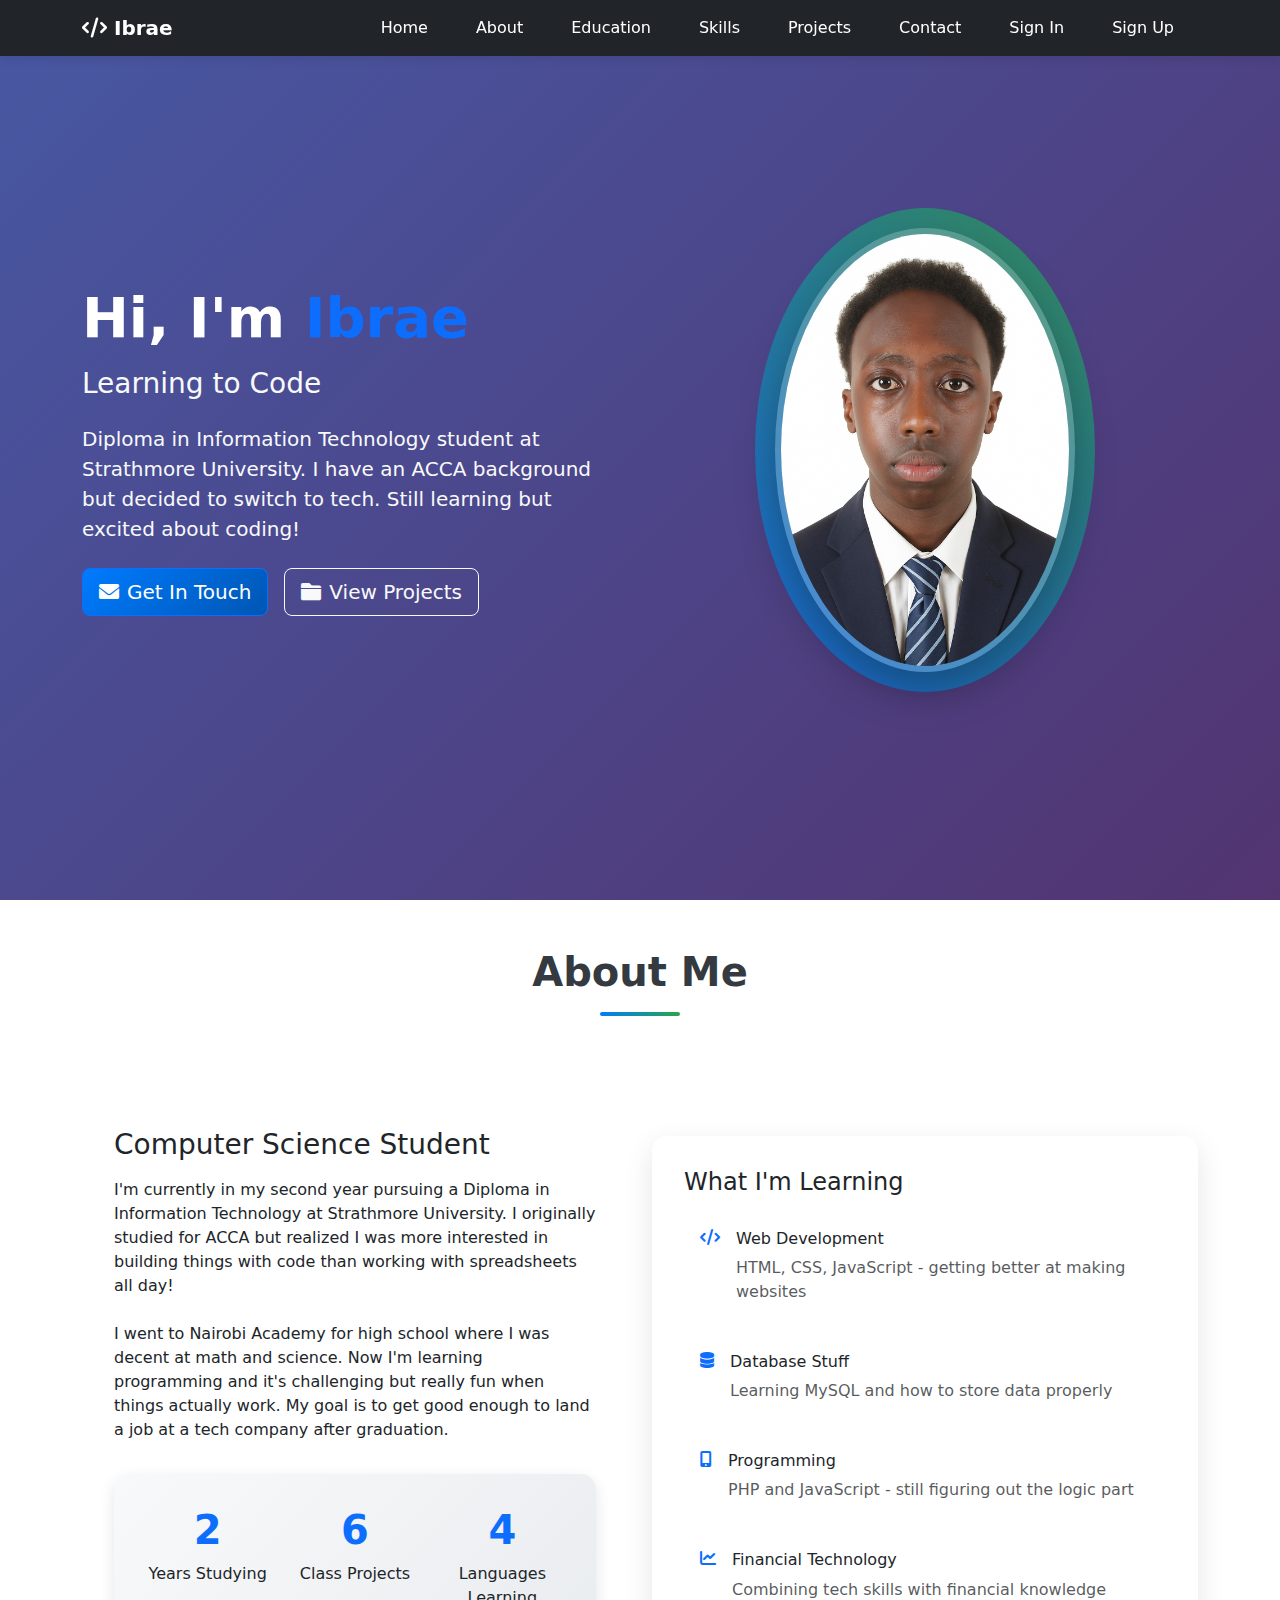
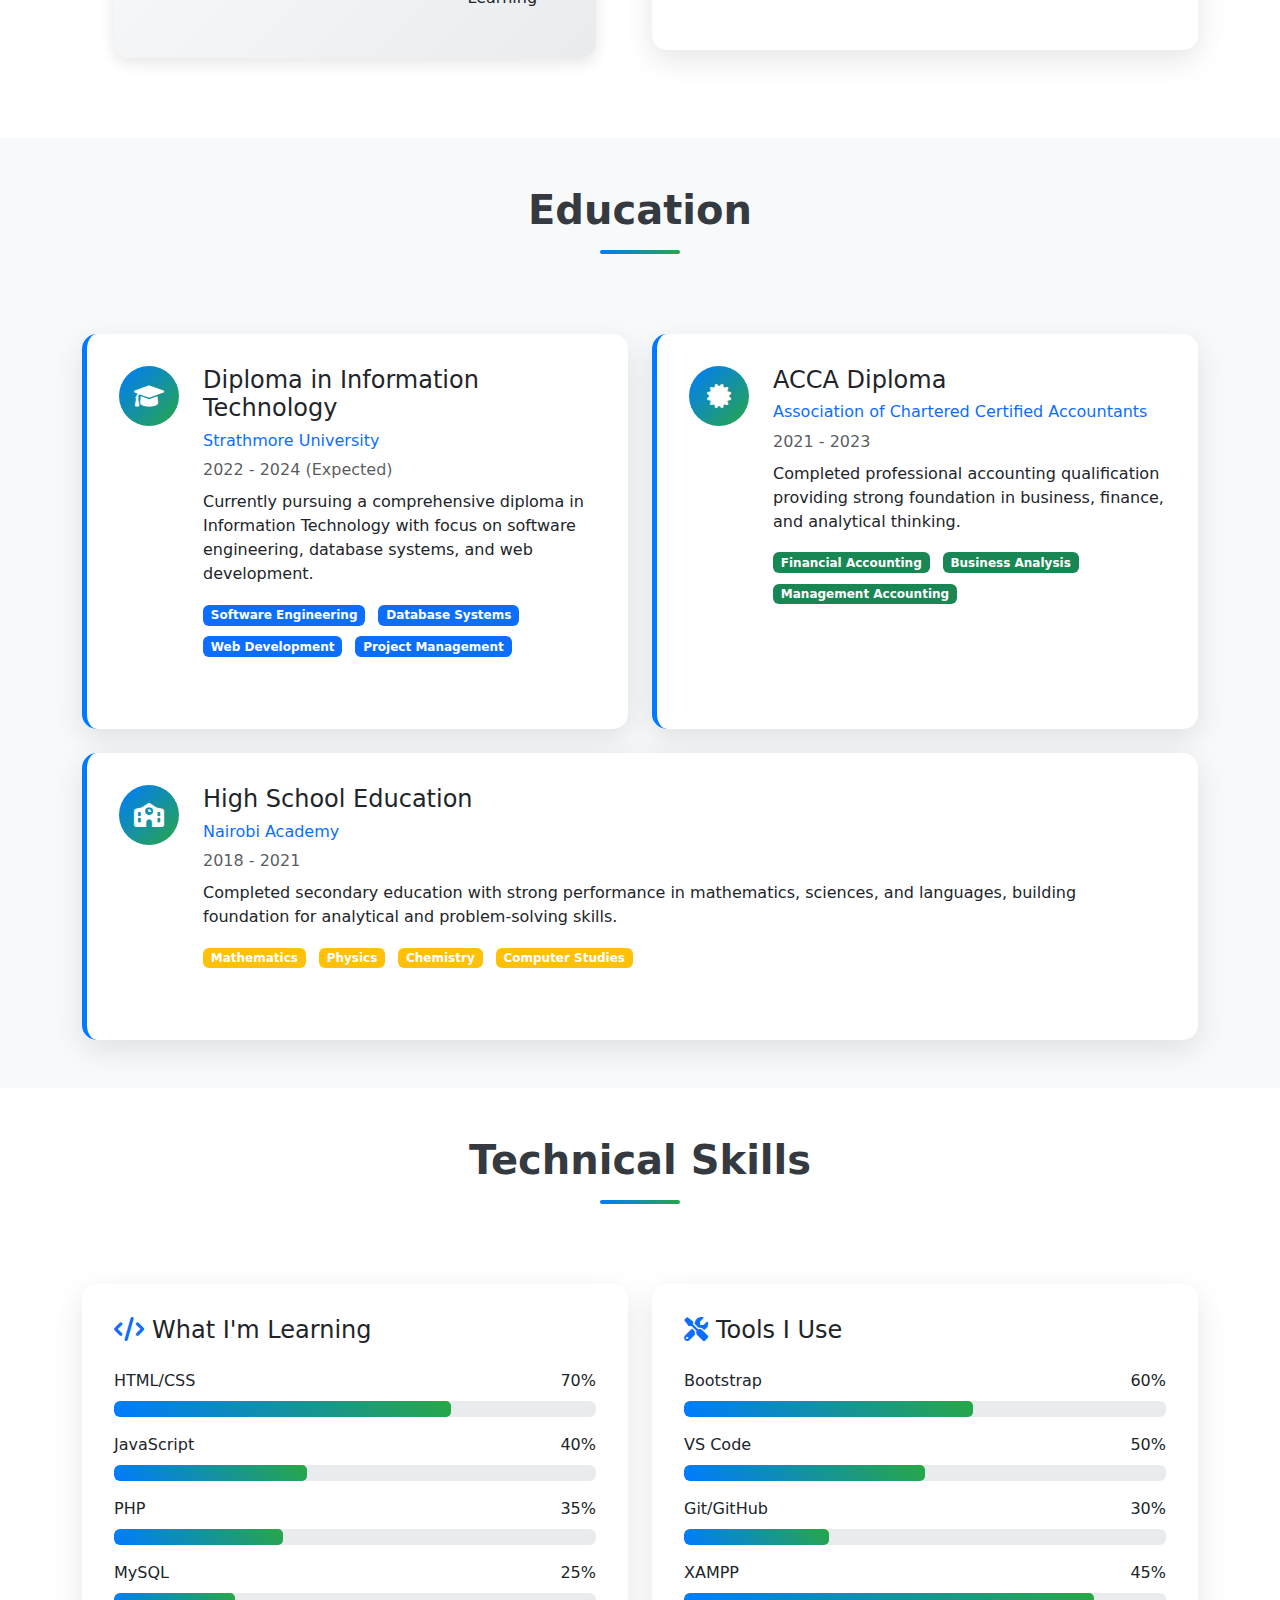
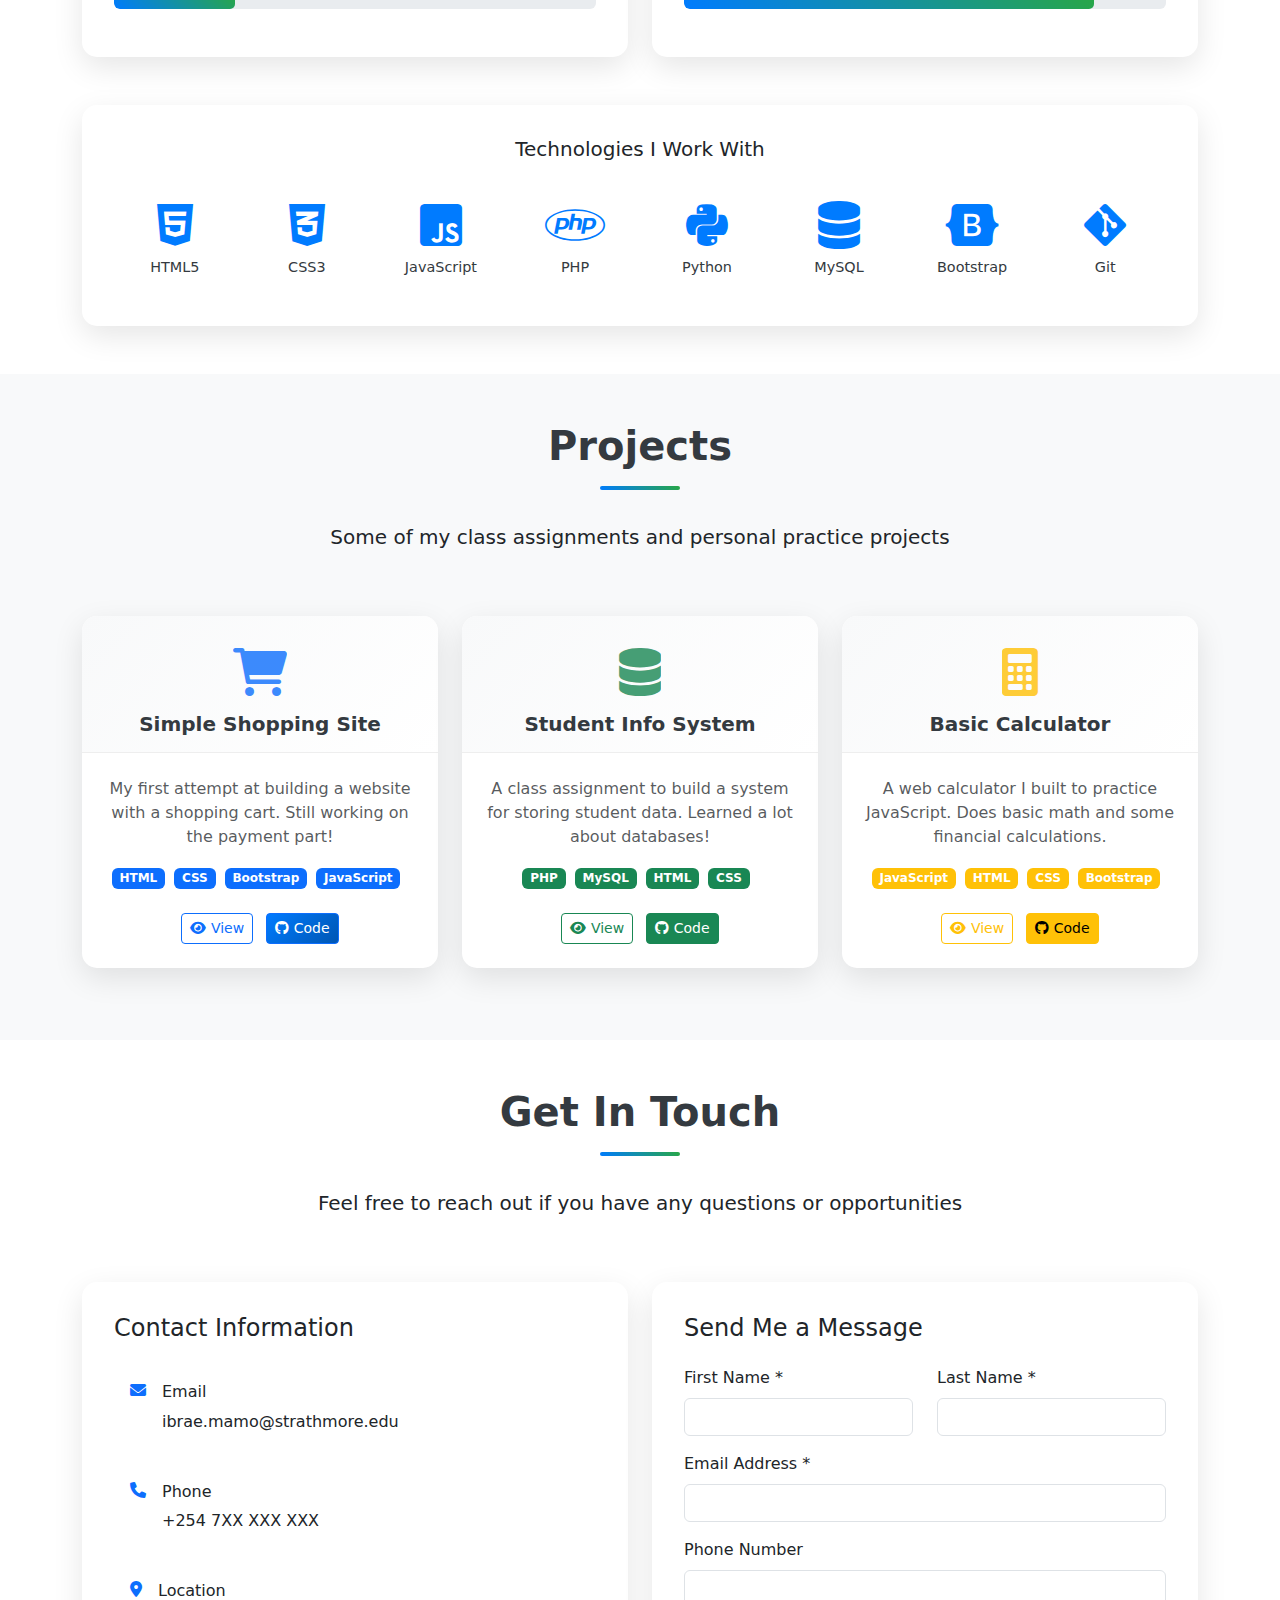
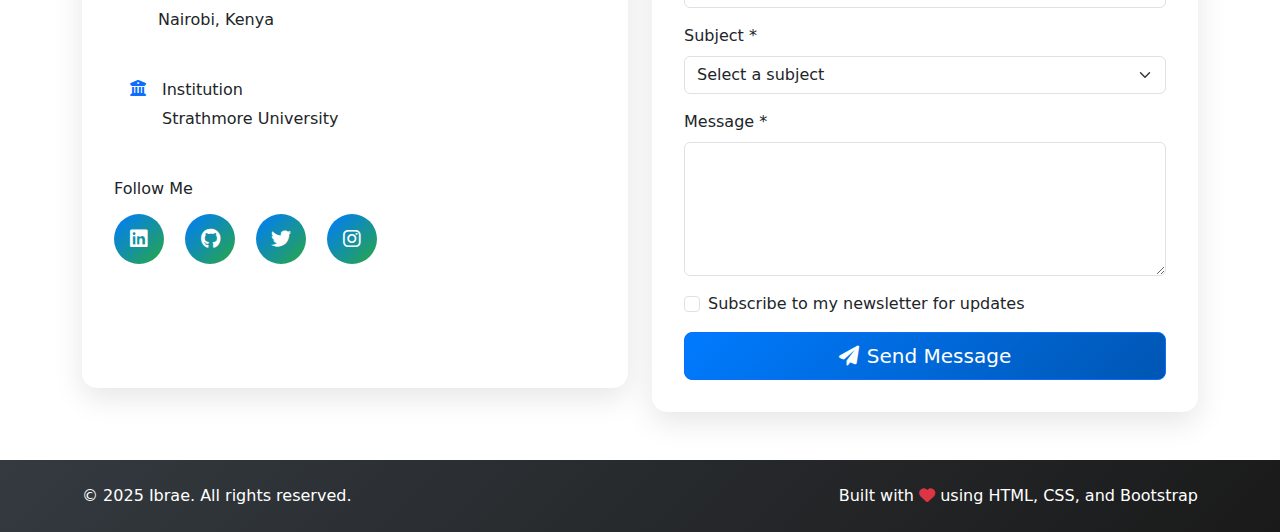
<file: index.html>
<!DOCTYPE html>
<html lang="en">
<head>
    <meta charset="UTF-8">
    <meta name="viewport" content="width=device-width, initial-scale=1.0">
    <title>Ibrae Mamo - Portfolio</title>
    <link rel="stylesheet" href="css/style.css">
    <link rel="stylesheet" href="https://cdnjs.cloudflare.com/ajax/libs/font-awesome/6.0.0/css/all.min.css">
    <link href="https://cdn.jsdelivr.net/npm/bootstrap@5.3.0/dist/css/bootstrap.min.css" rel="stylesheet">
</head>
<body>
    <nav class="navbar navbar-expand-lg navbar-dark bg-dark fixed-top">
        <div class="container">
            <a class="navbar-brand" href="#home" id="navbarBrand">
                <i class="fas fa-code"></i> <span id="brandText">Ibrae</span>
            </a>
            <button class="navbar-toggler" type="button" data-bs-toggle="collapse" data-bs-target="#navbarNav">
                <span class="navbar-toggler-icon"></span>
            </button>
            <div class="collapse navbar-collapse" id="navbarNav">
                <ul class="navbar-nav ms-auto">
                    <li class="nav-item">
                        <a class="nav-link" href="#home">Home</a>
                    </li>
                    <li class="nav-item">
                        <a class="nav-link" href="#about">About</a>
                    </li>
                    <li class="nav-item">
                        <a class="nav-link" href="#education">Education</a>
                    </li>
                    <li class="nav-item">
                        <a class="nav-link" href="#skills">Skills</a>
                    </li>
                    <li class="nav-item">
                        <a class="nav-link" href="#projects">Projects</a>
                    </li>
                    <li class="nav-item">
                        <a class="nav-link" href="#contact">Contact</a>
                    </li>
                    <li class="nav-item" id="guestNav">
                        <a class="nav-link" href="signin.html">Sign In</a>
                    </li>
                    <li class="nav-item" id="guestNav2">
                        <a class="nav-link" href="signup.html">Sign Up</a>
                    </li>
                    <li class="nav-item d-none" id="userNav">
                        <span class="navbar-text text-light me-3" id="welcomeMessage">Welcome!</span>
                        <a class="nav-link d-inline" href="#" onclick="logout()">
                            <i class="fas fa-sign-out-alt me-1"></i>Logout
                        </a>
                    </li>
                </ul>
            </div>
        </div>
    </nav>

    <section id="home" class="hero-section">
        <div class="container">
            <div class="row align-items-center min-vh-100">
                <div class="col-lg-6">
                    <h1 class="display-4 fw-bold text-white mb-3">
                        Hi, I'm <span class="text-primary">Ibrae</span>
                    </h1>
                    <h3 class="text-light mb-4">Learning to Code</h3>
                    <p class="lead text-light mb-4">
                        Diploma in Information Technology student at Strathmore University. I have an ACCA background but decided to switch to tech. Still learning but excited about coding!
                    </p>
                    <div class="d-flex gap-3">
                        <a href="#contact" class="btn btn-primary btn-lg">
                            <i class="fas fa-envelope me-2"></i>Get In Touch
                        </a>
                        <a href="#projects" class="btn btn-outline-light btn-lg">
                            <i class="fas fa-folder me-2"></i>View Projects
                        </a>
                    </div>
                </div>
                <div class="col-lg-6 text-center">
                    <div class="profile-image-container">
                        <img src="images/profile.jpg" alt="Ibrae" class="profile-image img-fluid rounded-circle">
                    </div>
                </div>
            </div>
        </div>
    </section>

    <section id="about" class="py-5">
        <div class="container">
            <div class="row">
                <div class="col-12 text-center mb-5">
                    <h2 class="section-title">About Me</h2>
                    <div class="title-underline"></div>
                </div>
            </div>
            <div class="row align-items-center">
                <div class="col-lg-6">
                    <div class="about-content">
                        <h3 class="mb-3">Computer Science Student</h3>
                        <p class="mb-4">
                            I'm currently in my second year pursuing a Diploma in Information Technology at 
                            Strathmore University. I originally studied for ACCA but realized I was more interested in building 
                            things with code than working with spreadsheets all day!
                        </p>
                        <p class="mb-4">
                            I went to Nairobi Academy for high school where I was decent at math and science. Now I'm learning 
                            programming and it's challenging but really fun when things actually work. My goal is to get good 
                            enough to land a job at a tech company after graduation.
                        </p>
                        <div class="stats-container">
                            <div class="row text-center">
                                <div class="col-4">
                                    <div class="stat-item">
                                        <h4 class="text-primary">2</h4>
                                        <p>Years Studying</p>
                                    </div>
                                </div>
                                <div class="col-4">
                                    <div class="stat-item">
                                        <h4 class="text-primary">6</h4>
                                        <p>Class Projects</p>
                                    </div>
                                </div>
                                <div class="col-4">
                                    <div class="stat-item">
                                        <h4 class="text-primary">4</h4>
                                        <p>Languages Learning</p>
                                    </div>
                                </div>
                            </div>
                        </div>
                    </div>
                </div>
                <div class="col-lg-6">
                    <div class="skills-overview">
                        <h4 class="mb-3">What I'm Learning</h4>
                        <div class="skill-item mb-3">
                            <i class="fas fa-code text-primary me-3"></i>
                            <div>
                                <h6>Web Development</h6>
                                <p class="mb-0 text-muted">HTML, CSS, JavaScript - getting better at making websites</p>
                            </div>
                        </div>
                        <div class="skill-item mb-3">
                            <i class="fas fa-database text-primary me-3"></i>
                            <div>
                                <h6>Database Stuff</h6>
                                <p class="mb-0 text-muted">Learning MySQL and how to store data properly</p>
                            </div>
                        </div>
                        <div class="skill-item mb-3">
                            <i class="fas fa-mobile-alt text-primary me-3"></i>
                            <div>
                                <h6>Programming</h6>
                                <p class="mb-0 text-muted">PHP and JavaScript - still figuring out the logic part</p>
                            </div>
                        </div>
                        <div class="skill-item">
                            <i class="fas fa-chart-line text-primary me-3"></i>
                            <div>
                                <h6>Financial Technology</h6>
                                <p class="mb-0 text-muted">Combining tech skills with financial knowledge</p>
                            </div>
                        </div>
                    </div>
                </div>
            </div>
        </div>
    </section>

    <section id="education" class="py-5 bg-light">
        <div class="container">
            <div class="row">
                <div class="col-12 text-center mb-5">
                    <h2 class="section-title">Education</h2>
                    <div class="title-underline"></div>
                </div>
            </div>
            <div class="row">
                <div class="col-lg-6 mb-4">
                    <div class="education-card">
                        <div class="education-icon">
                            <i class="fas fa-graduation-cap"></i>
                        </div>
                        <div class="education-content">
                            <h4>Diploma in Information Technology</h4>
                            <h6 class="text-primary">Strathmore University</h6>
                            <p class="text-muted mb-2">2022 - 2024 (Expected)</p>
                            <p>Currently pursuing a comprehensive diploma in Information Technology with focus on software engineering, database systems, and web development.</p>
                            <div class="subjects">
                                <span class="badge bg-primary me-2">Software Engineering</span>
                                <span class="badge bg-primary me-2">Database Systems</span>
                                <span class="badge bg-primary me-2">Web Development</span>
                                <span class="badge bg-primary">Project Management</span>
                            </div>
                        </div>
                    </div>
                </div>
                <div class="col-lg-6 mb-4">
                    <div class="education-card">
                        <div class="education-icon">
                            <i class="fas fa-certificate"></i>
                        </div>
                        <div class="education-content">
                            <h4>ACCA Diploma</h4>
                            <h6 class="text-primary">Association of Chartered Certified Accountants</h6>
                            <p class="text-muted mb-2">2021 - 2023</p>
                            <p>Completed professional accounting qualification providing strong foundation in business, finance, and analytical thinking.</p>
                            <div class="subjects">
                                <span class="badge bg-success me-2">Financial Accounting</span>
                                <span class="badge bg-success me-2">Business Analysis</span>
                                <span class="badge bg-success">Management Accounting</span>
                            </div>
                        </div>
                    </div>
                </div>
                <div class="col-lg-12">
                    <div class="education-card">
                        <div class="education-icon">
                            <i class="fas fa-school"></i>
                        </div>
                        <div class="education-content">
                            <h4>High School Education</h4>
                            <h6 class="text-primary">Nairobi Academy</h6>
                            <p class="text-muted mb-2">2018 - 2021</p>
                            <p>Completed secondary education with strong performance in mathematics, sciences, and languages, building foundation for analytical and problem-solving skills.</p>
                            <div class="subjects">
                                <span class="badge bg-warning me-2">Mathematics</span>
                                <span class="badge bg-warning me-2">Physics</span>
                                <span class="badge bg-warning me-2">Chemistry</span>
                                <span class="badge bg-warning">Computer Studies</span>
                            </div>
                        </div>
                    </div>
                </div>
            </div>
        </div>
    </section>

    <section id="skills" class="py-5">
        <div class="container">
            <div class="row">
                <div class="col-12 text-center mb-5">
                    <h2 class="section-title">Technical Skills</h2>
                    <div class="title-underline"></div>
                </div>
            </div>
            <div class="row">
                <div class="col-lg-6 mb-4">
                    <div class="skill-category">
                        <h4 class="mb-4"><i class="fas fa-code text-primary me-2"></i>What I'm Learning</h4>
                        <div class="skill-progress-item">
                            <div class="d-flex justify-content-between mb-2">
                                <span>HTML/CSS</span>
                                <span>70%</span>
                            </div>
                            <div class="progress mb-3">
                                <div class="progress-bar" style="width: 70%"></div>
                            </div>
                        </div>
                        <div class="skill-progress-item">
                            <div class="d-flex justify-content-between mb-2">
                                <span>JavaScript</span>
                                <span>40%</span>
                            </div>
                            <div class="progress mb-3">
                                <div class="progress-bar" style="width: 40%"></div>
                            </div>
                        </div>
                        <div class="skill-progress-item">
                            <div class="d-flex justify-content-between mb-2">
                                <span>PHP</span>
                                <span>35%</span>
                            </div>
                            <div class="progress mb-3">
                                <div class="progress-bar" style="width: 35%"></div>
                            </div>
                        </div>
                        <div class="skill-progress-item">
                            <div class="d-flex justify-content-between mb-2">
                                <span>MySQL</span>
                                <span>25%</span>
                            </div>
                            <div class="progress mb-3">
                                <div class="progress-bar" style="width: 25%"></div>
                            </div>
                        </div>
                    </div>
                </div>
                <div class="col-lg-6 mb-4">
                    <div class="skill-category">
                        <h4 class="mb-4"><i class="fas fa-tools text-primary me-2"></i>Tools I Use</h4>
                        <div class="skill-progress-item">
                            <div class="d-flex justify-content-between mb-2">
                                <span>Bootstrap</span>
                                <span>60%</span>
                            </div>
                            <div class="progress mb-3">
                                <div class="progress-bar bg-success" style="width: 60%"></div>
                            </div>
                        </div>
                        <div class="skill-progress-item">
                            <div class="d-flex justify-content-between mb-2">
                                <span>VS Code</span>
                                <span>50%</span>
                            </div>
                            <div class="progress mb-3">
                                <div class="progress-bar bg-success" style="width: 50%"></div>
                            </div>
                        </div>
                        <div class="skill-progress-item">
                            <div class="d-flex justify-content-between mb-2">
                                <span>Git/GitHub</span>
                                <span>30%</span>
                            </div>
                            <div class="progress mb-3">
                                <div class="progress-bar bg-success" style="width: 30%"></div>
                            </div>
                        </div>
                        <div class="skill-progress-item">
                            <div class="d-flex justify-content-between mb-2">
                                <span>XAMPP</span>
                                <span>45%</span>
                            </div>
                            <div class="progress mb-3">
                                <div class="progress-bar bg-success" style="width: 85%"></div>
                            </div>
                        </div>
                    </div>
                </div>
            </div>
            <div class="row mt-4">
                <div class="col-12">
                    <div class="tech-stack text-center">
                        <h5 class="mb-4">Technologies I Work With</h5>
                        <div class="tech-icons">
                            <div class="tech-icon">
                                <i class="fab fa-html5"></i>
                                <span>HTML5</span>
                            </div>
                            <div class="tech-icon">
                                <i class="fab fa-css3-alt"></i>
                                <span>CSS3</span>
                            </div>
                            <div class="tech-icon">
                                <i class="fab fa-js-square"></i>
                                <span>JavaScript</span>
                            </div>
                            <div class="tech-icon">
                                <i class="fab fa-php"></i>
                                <span>PHP</span>
                            </div>
                            <div class="tech-icon">
                                <i class="fab fa-python"></i>
                                <span>Python</span>
                            </div>
                            <div class="tech-icon">
                                <i class="fas fa-database"></i>
                                <span>MySQL</span>
                            </div>
                            <div class="tech-icon">
                                <i class="fab fa-bootstrap"></i>
                                <span>Bootstrap</span>
                            </div>
                            <div class="tech-icon">
                                <i class="fab fa-git-alt"></i>
                                <span>Git</span>
                            </div>
                        </div>
                    </div>
                </div>
            </div>
        </div>
    </section>

    <section id="projects" class="py-5 bg-light">
        <div class="container">
            <div class="row">
                <div class="col-12 text-center mb-5">
                    <h2 class="section-title">Projects</h2>
                    <div class="title-underline"></div>
                    <p class="lead">Some of my class assignments and personal practice projects</p>
                </div>
            </div>
            <div class="row">
                <div class="col-lg-4 col-md-6 mb-4">
                    <div class="project-card">
                        <div class="project-header">
                            <i class="fas fa-shopping-cart fa-3x text-primary mb-3"></i>
                            <h5>Simple Shopping Site</h5>
                        </div>
                        <div class="project-content">
                            <p class="text-muted">My first attempt at building a website with a shopping cart. Still working on the payment part!</p>
                            <div class="project-tech mb-3">
                                <span class="badge bg-primary me-1">HTML</span>
                                <span class="badge bg-primary me-1">CSS</span>
                                <span class="badge bg-primary me-1">Bootstrap</span>
                                <span class="badge bg-primary">JavaScript</span>
                            </div>
                            <div class="project-links">
                                <a href="#" class="btn btn-outline-primary btn-sm me-2">
                                    <i class="fas fa-eye"></i> View
                                </a>
                                <a href="#" class="btn btn-primary btn-sm">
                                    <i class="fab fa-github"></i> Code
                                </a>
                            </div>
                        </div>
                    </div>
                </div>
                <div class="col-lg-4 col-md-6 mb-4">
                    <div class="project-card">
                        <div class="project-header">
                            <i class="fas fa-database fa-3x text-success mb-3"></i>
                            <h5>Student Info System</h5>
                        </div>
                        <div class="project-content">
                            <p class="text-muted">A class assignment to build a system for storing student data. Learned a lot about databases!</p>
                            <div class="project-tech mb-3">
                                <span class="badge bg-success me-1">PHP</span>
                                <span class="badge bg-success me-1">MySQL</span>
                                <span class="badge bg-success me-1">HTML</span>
                                <span class="badge bg-success">CSS</span>
                            </div>
                            <div class="project-links">
                                <a href="#" class="btn btn-outline-success btn-sm me-2">
                                    <i class="fas fa-eye"></i> View
                                </a>
                                <a href="#" class="btn btn-success btn-sm">
                                    <i class="fab fa-github"></i> Code
                                </a>
                            </div>
                        </div>
                    </div>
                </div>
                <div class="col-lg-4 col-md-6 mb-4">
                    <div class="project-card">
                        <div class="project-header">
                            <i class="fas fa-calculator fa-3x text-warning mb-3"></i>
                            <h5>Basic Calculator</h5>
                        </div>
                        <div class="project-content">
                            <p class="text-muted">A web calculator I built to practice JavaScript. Does basic math and some financial calculations.</p>
                            <div class="project-tech mb-3">
                                <span class="badge bg-warning me-1">JavaScript</span>
                                <span class="badge bg-warning me-1">HTML</span>
                                <span class="badge bg-warning me-1">CSS</span>
                                <span class="badge bg-warning">Bootstrap</span>
                            </div>
                            <div class="project-links">
                                <a href="#" class="btn btn-outline-warning btn-sm me-2">
                                    <i class="fas fa-eye"></i> View
                                </a>
                                <a href="#" class="btn btn-warning btn-sm">
                                    <i class="fab fa-github"></i> Code
                                </a>
                            </div>
                        </div>
                    </div>
                </div>
            </div>
        </div>
    </section>

    <section id="contact" class="py-5">
        <div class="container">
            <div class="row">
                <div class="col-12 text-center mb-5">
                    <h2 class="section-title">Get In Touch</h2>
                    <div class="title-underline"></div>
                    <p class="lead">Feel free to reach out if you have any questions or opportunities</p>
                </div>
            </div>
            <div class="row">
                <div class="col-lg-6 mb-4">
                    <div class="contact-info">
                        <h4 class="mb-4">Contact Information</h4>
                        <div class="contact-item mb-3">
                            <i class="fas fa-envelope text-primary me-3"></i>
                            <div>
                                <h6>Email</h6>
                                <p class="mb-0">ibrae.mamo@strathmore.edu</p>
                            </div>
                        </div>
                        <div class="contact-item mb-3">
                            <i class="fas fa-phone text-primary me-3"></i>
                            <div>
                                <h6>Phone</h6>
                                <p class="mb-0">+254 7XX XXX XXX</p>
                            </div>
                        </div>
                        <div class="contact-item mb-3">
                            <i class="fas fa-map-marker-alt text-primary me-3"></i>
                            <div>
                                <h6>Location</h6>
                                <p class="mb-0">Nairobi, Kenya</p>
                            </div>
                        </div>
                        <div class="contact-item mb-4">
                            <i class="fas fa-university text-primary me-3"></i>
                            <div>
                                <h6>Institution</h6>
                                <p class="mb-0">Strathmore University</p>
                            </div>
                        </div>
                        <div class="social-links">
                            <h6 class="mb-3">Follow Me</h6>
                            <a href="#" class="social-link me-3">
                                <i class="fab fa-linkedin"></i>
                            </a>
                            <a href="#" class="social-link me-3">
                                <i class="fab fa-github"></i>
                            </a>
                            <a href="#" class="social-link me-3">
                                <i class="fab fa-twitter"></i>
                            </a>
                            <a href="#" class="social-link">
                                <i class="fab fa-instagram"></i>
                            </a>
                        </div>
                    </div>
                </div>
                <div class="col-lg-6">
                    <div class="contact-form">
                        <h4 class="mb-4">Send Me a Message</h4>
                        <form id="contactForm">
                            <div id="contactAlert" class="alert d-none" role="alert"></div>
                            <div class="row">
                                <div class="col-md-6 mb-3">
                                    <label for="contactFirstName" class="form-label">First Name *</label>
                                    <input type="text" class="form-control" id="contactFirstName" name="firstName" required>
                                </div>
                                <div class="col-md-6 mb-3">
                                    <label for="contactLastName" class="form-label">Last Name *</label>
                                    <input type="text" class="form-control" id="contactLastName" name="lastName" required>
                                </div>
                            </div>
                            <div class="mb-3">
                                <label for="contactEmail" class="form-label">Email Address *</label>
                                <input type="email" class="form-control" id="contactEmail" name="email" required>
                            </div>
                            <div class="mb-3">
                                <label for="contactPhone" class="form-label">Phone Number</label>
                                <input type="tel" class="form-control" id="contactPhone" name="phone">
                            </div>
                            <div class="mb-3">
                                <label for="contactSubject" class="form-label">Subject *</label>
                                <select class="form-select" id="contactSubject" name="subject" required>
                                    <option value="">Select a subject</option>
                                    <option value="collaboration">Collaboration Opportunity</option>
                                    <option value="internship">Internship Inquiry</option>
                                    <option value="project">Project Discussion</option>
                                    <option value="general">General Inquiry</option>
                                </select>
                            </div>
                            <div class="mb-3">
                                <label for="contactMessage" class="form-label">Message *</label>
                                <textarea class="form-control" id="contactMessage" name="message" rows="5" required></textarea>
                            </div>
                            <div class="mb-3">
                                <div class="form-check">
                                    <input class="form-check-input" type="checkbox" id="newsletter" name="newsletter">
                                    <label class="form-check-label" for="newsletter">
                                        Subscribe to my newsletter for updates
                                    </label>
                                </div>
                            </div>
                            <button type="submit" class="btn btn-primary btn-lg w-100">
                                <i class="fas fa-paper-plane me-2"></i>Send Message
                            </button>
                        </form>
                    </div>
                </div>
            </div>
        </div>
    </section>

    <footer class="bg-dark text-white py-4">
        <div class="container">
            <div class="row">
                <div class="col-md-6">
                    <p class="mb-0">&copy; 2025 Ibrae. All rights reserved.</p>
                </div>
                <div class="col-md-6 text-md-end">
                    <p class="mb-0">Built with <i class="fas fa-heart text-danger"></i> using HTML, CSS, and Bootstrap</p>
                </div>
            </div>
        </div>
    </footer>

    <script src="https://cdn.jsdelivr.net/npm/bootstrap@5.3.0/dist/js/bootstrap.bundle.min.js"></script>
    <script src="js/main.js"></script>
</body>
</html>
</file>
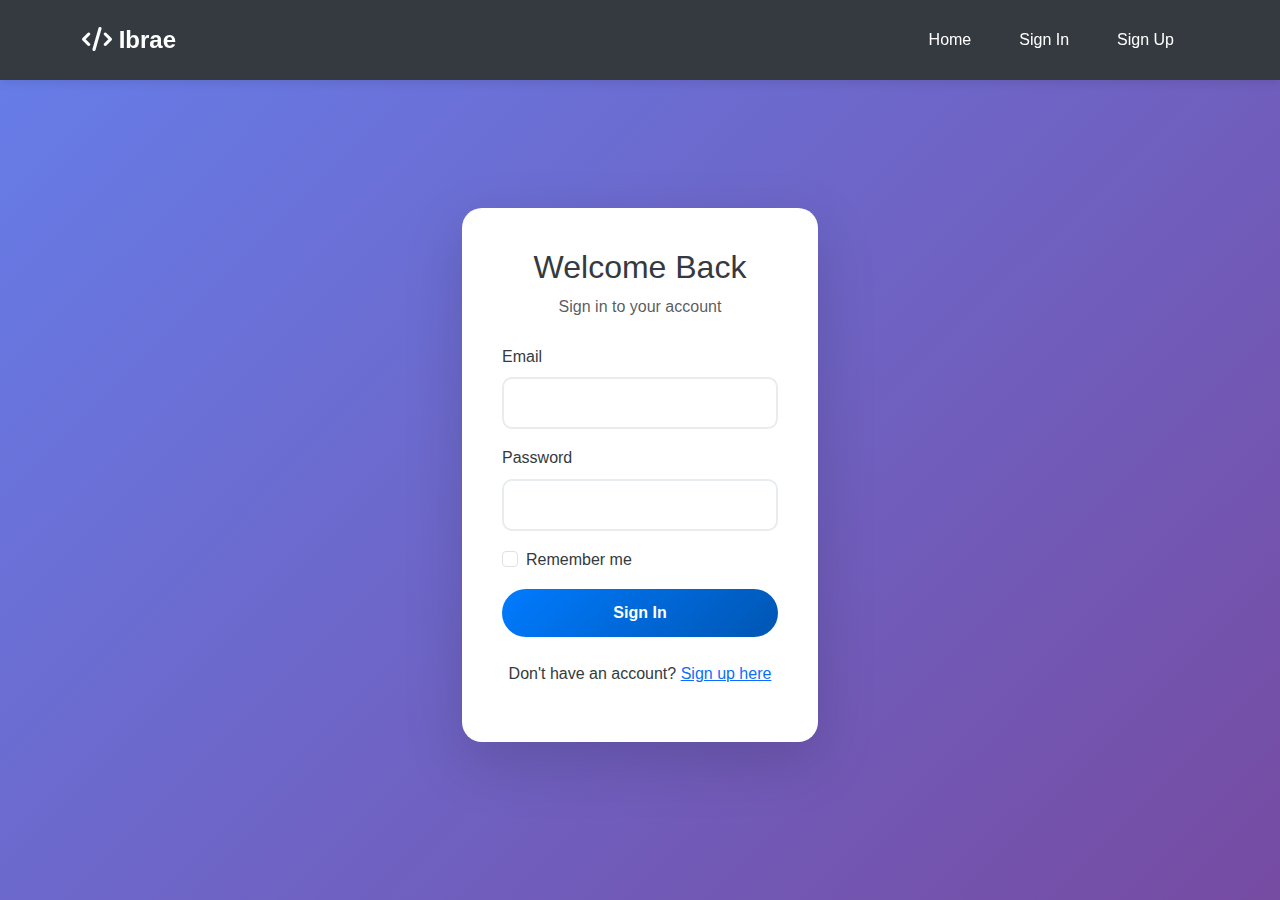
<file: signin.html>
<!DOCTYPE html>
<html lang="en">
<head>
    <meta charset="UTF-8">
    <meta name="viewport" content="width=device-width, initial-scale=1.0">
    <title>Sign In - Ibrae Portfolio</title>
    <link href="https://cdn.jsdelivr.net/npm/bootstrap@5.3.2/dist/css/bootstrap.min.css" rel="stylesheet">
    <link rel="stylesheet" href="https://cdnjs.cloudflare.com/ajax/libs/font-awesome/6.4.0/css/all.min.css">
    <link rel="stylesheet" href="css/style.css">
</head>
<body>
    <nav class="navbar navbar-expand-lg navbar-dark bg-dark fixed-top">
        <div class="container">
            <a class="navbar-brand" href="index.html">
                <i class="fas fa-code"></i> Ibrae
            </a>
            <button class="navbar-toggler" type="button" data-bs-toggle="collapse" data-bs-target="#navbarNav">
                <span class="navbar-toggler-icon"></span>
            </button>
            <div class="collapse navbar-collapse" id="navbarNav">
                <ul class="navbar-nav ms-auto">
                    <li class="nav-item">
                        <a class="nav-link" href="index.html">Home</a>
                    </li>
                    <li class="nav-item" id="guestNav">
                        <a class="nav-link" href="signin.html">Sign In</a>
                    </li>
                    <li class="nav-item" id="guestNav2">
                        <a class="nav-link" href="signup.html">Sign Up</a>
                    </li>
                    <li class="nav-item d-none" id="userNav">
                        <span class="navbar-text text-light me-3" id="welcomeMessage">Welcome!</span>
                        <a class="nav-link d-inline" href="#" onclick="logout()">
                            <i class="fas fa-sign-out-alt me-1"></i>Logout
                        </a>
                    </li>
                </ul>
            </div>
        </div>
    </nav>

    <section class="auth-section">
        <div class="container">
            <div class="row justify-content-center">
                <div class="col-md-6 col-lg-4">
                    <div class="auth-card">
                        <div class="text-center mb-4">
                            <h2>Welcome Back</h2>
                            <p class="text-muted">Sign in to your account</p>
                        </div>

                        <form id="signInForm" action="api.php" method="POST">
                            <input type="hidden" name="action" value="signin">
                            
                            <div class="mb-3">
                                <label for="email" class="form-label">Email</label>
                                <input type="email" class="form-control" id="email" name="email" required>
                            </div>

                            <div class="mb-3">
                                <label for="password" class="form-label">Password</label>
                                <input type="password" class="form-control" id="password" name="password" required>
                            </div>

                            <div class="mb-3 form-check">
                                <input type="checkbox" class="form-check-input" id="remember">
                                <label class="form-check-label" for="remember">
                                    Remember me
                                </label>
                            </div>

                            <button type="submit" class="btn btn-primary w-100">Sign In</button>
                        </form>

                        <div class="text-center mt-4">
                            <p>Don't have an account? <a href="signup.html">Sign up here</a></p>
                        </div>

                        </div>
                    </div>
                </div>
            </div>
        </div>
    </section>

    <script src="https://cdn.jsdelivr.net/npm/bootstrap@5.3.2/dist/js/bootstrap.bundle.min.js"></script>
    <script src="js/main.js"></script>
</body>
</html>
</file>
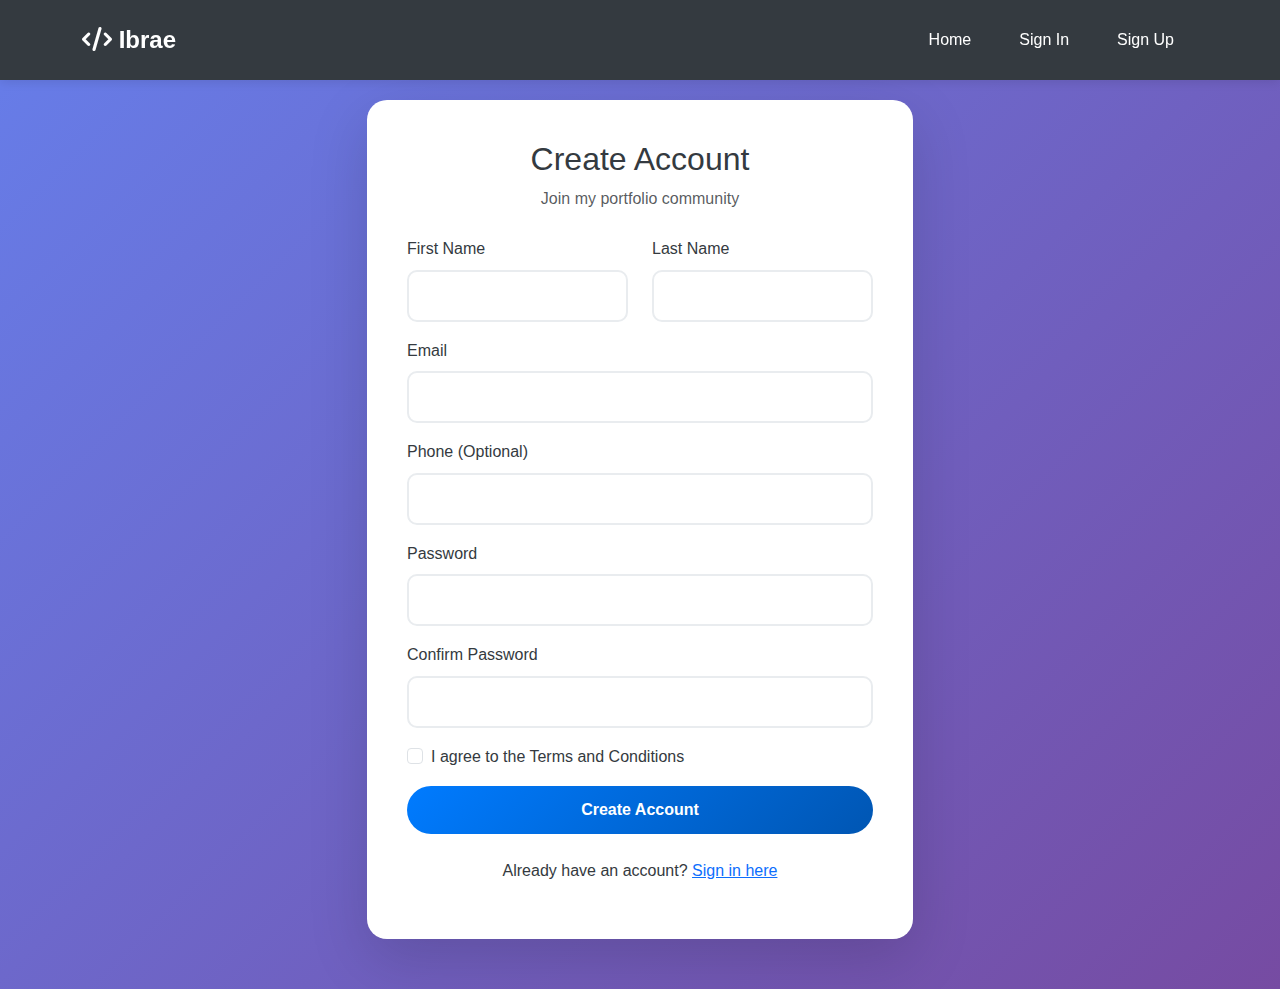
<file: signup.html>
<!DOCTYPE html>
<html lang="en">
<head>
    <meta charset="UTF-8">
    <meta name="viewport" content="width=device-width, initial-scale=1.0">
    <title>Sign Up - Ibrae Portfolio</title>
    <link href="https://cdn.jsdelivr.net/npm/bootstrap@5.3.2/dist/css/bootstrap.min.css" rel="stylesheet">
    <link rel="stylesheet" href="https://cdnjs.cloudflare.com/ajax/libs/font-awesome/6.4.0/css/all.min.css">
    <link rel="stylesheet" href="css/style.css">
</head>
<body>
    <nav class="navbar navbar-expand-lg navbar-dark bg-dark fixed-top">
        <div class="container">
            <a class="navbar-brand" href="index.html">
                <i class="fas fa-code"></i> Ibrae
            </a>
            <button class="navbar-toggler" type="button" data-bs-toggle="collapse" data-bs-target="#navbarNav">
                <span class="navbar-toggler-icon"></span>
            </button>
            <div class="collapse navbar-collapse" id="navbarNav">
                <ul class="navbar-nav ms-auto">
                    <li class="nav-item">
                        <a class="nav-link" href="index.html">Home</a>
                    </li>
                    <li class="nav-item" id="guestNav">
                        <a class="nav-link" href="signin.html">Sign In</a>
                    </li>
                    <li class="nav-item" id="guestNav2">
                        <a class="nav-link" href="signup.html">Sign Up</a>
                    </li>
                    <li class="nav-item d-none" id="userNav">
                        <span class="navbar-text text-light me-3" id="welcomeMessage">Welcome!</span>
                        <a class="nav-link d-inline" href="#" onclick="logout()">
                            <i class="fas fa-sign-out-alt me-1"></i>Logout
                        </a>
                    </li>
                        <ul class="dropdown-menu">
                            <li><a class="dropdown-item" href="profile.html"><i class="fas fa-user me-2"></i>My Profile</a></li>
                            <li><hr class="dropdown-divider"></li>
                            <li><a class="dropdown-item" href="#" onclick="logout()"><i class="fas fa-sign-out-alt me-2"></i>Logout</a></li>
                        </ul>
                    </li>
                </ul>
            </div>
        </div>
    </nav>

    <section class="auth-section">
        <div class="container">
            <div class="row justify-content-center">
                <div class="col-md-8 col-lg-6">
                    <div class="auth-card">
                        <div class="text-center mb-4">
                            <h2>Create Account</h2>
                            <p class="text-muted">Join my portfolio community</p>
                        </div>

                        <form id="signUpForm" action="api.php" method="POST">
                            <input type="hidden" name="action" value="signup">
                            
                            <div class="row">
                                <div class="col-md-6 mb-3">
                                    <label for="firstName" class="form-label">First Name</label>
                                    <input type="text" class="form-control" id="firstName" name="firstName" required>
                                </div>
                                <div class="col-md-6 mb-3">
                                    <label for="lastName" class="form-label">Last Name</label>
                                    <input type="text" class="form-control" id="lastName" name="lastName" required>
                                </div>
                            </div>

                            <div class="mb-3">
                                <label for="email" class="form-label">Email</label>
                                <input type="email" class="form-control" id="email" name="email" required>
                            </div>

                            <div class="mb-3">
                                <label for="phone" class="form-label">Phone (Optional)</label>
                                <input type="text" class="form-control" id="phone" name="phone">
                            </div>

                            <div class="mb-3">
                                <label for="password" class="form-label">Password</label>
                                <input type="password" class="form-control" id="password" name="password" required>
                            </div>

                            <div class="mb-3">
                                <label for="confirmPassword" class="form-label">Confirm Password</label>
                                <input type="password" class="form-control" id="confirmPassword" name="confirmPassword" required>
                            </div>

                            <div class="mb-3 form-check">
                                <input type="checkbox" class="form-check-input" id="terms" name="terms" required>
                                <label class="form-check-label" for="terms">
                                    I agree to the Terms and Conditions
                                </label>
                            </div>

                            <button type="submit" class="btn btn-primary w-100">Create Account</button>
                        </form>

                        <div class="text-center mt-4">
                            <p>Already have an account? <a href="signin.html">Sign in here</a></p>
                        </div>
                    </div>
                </div>
            </div>
        </div>
    </section>

    <script src="https://cdn.jsdelivr.net/npm/bootstrap@5.3.2/dist/js/bootstrap.bundle.min.js"></script>
    <script src="js/main.js"></script>
</body>
</html>
</file>
<file: css/style.css>
/* Custom CSS for Ibrae Mamo Portfolio */

/* Variables */
:root {
    --primary-color: #007bff;
    --secondary-color: #6c757d;
    --success-color: #28a745;
    --warning-color: #ffc107;
    --danger-color: #dc3545;
    --dark-color: #343a40;
    --light-color: #f8f9fa;
    --white: #ffffff;
    --font-family: 'Segoe UI', Tahoma, Geneva, Verdana, sans-serif;
}

/* Global Styles */
* {
    margin: 0;
    padding: 0;
    box-sizing: border-box;
}

body {
    font-family: var(--font-family);
    line-height: 1.6;
    color: var(--dark-color);
    overflow-x: hidden;
}

html {
    scroll-behavior: smooth;
}

/* Section Titles */
.section-title {
    font-size: 2.5rem;
    font-weight: bold;
    color: var(--dark-color);
    margin-bottom: 1rem;
}

.title-underline {
    width: 80px;
    height: 4px;
    background: linear-gradient(45deg, var(--primary-color), var(--success-color));
    margin: 0 auto 2rem;
    border-radius: 2px;
}

/* Navigation */
.navbar {
    background: var(--dark-color) !important;
    box-shadow: 0 2px 10px rgba(0,0,0,0.1);
    transition: all 0.3s ease;
}

.navbar-brand {
    font-weight: bold;
    font-size: 1.3rem;
    transition: all 0.3s ease;
}

.navbar-brand:hover {
    transform: scale(1.05);
}

.navbar-nav .nav-link {
    font-weight: 500;
    padding: 0.5rem 1rem !important;
    margin: 0 0.2rem;
    border-radius: 25px;
    transition: all 0.3s ease;
}

.navbar-nav .nav-link:hover {
    background: rgba(255,255,255,0.1);
    transform: translateY(-2px);
}

.navbar-nav .dropdown-menu {
    background: var(--dark-color);
    border: none;
    box-shadow: 0 5px 15px rgba(0,0,0,0.2);
    border-radius: 8px;
    margin-top: 0.5rem;
}

.navbar-nav .dropdown-item {
    color: var(--light-color);
    padding: 0.7rem 1.5rem;
    transition: all 0.3s ease;
}

.navbar-nav .dropdown-item:hover {
    background: var(--primary-color);
    color: var(--white);
    transform: translateX(5px);
}

.navbar-nav .dropdown-divider {
    border-color: rgba(255,255,255,0.2);
}

#brandText {
    transition: all 0.3s ease;
    font-weight: bold;
}
.navbar {
    transition: all 0.3s ease;
    padding: 1rem 0;
}

.navbar-brand {
    font-size: 1.5rem;
    font-weight: bold;
    color: var(--white) !important;
}

.navbar-nav .nav-link {
    color: var(--white) !important;
    font-weight: 500;
    margin: 0 0.5rem;
    transition: all 0.3s ease;
    position: relative;
}

.navbar-nav .nav-link:hover {
    color: var(--primary-color) !important;
    transform: translateY(-2px);
}

.navbar-nav .nav-link.active {
    color: var(--primary-color) !important;
}

.navbar .dropdown-menu {
    border: none;
    box-shadow: 0 4px 12px rgba(0,0,0,0.15);
    border-radius: 8px;
    padding: 0.5rem 0;
    margin-top: 0.5rem;
}

.navbar .dropdown-item {
    padding: 0.5rem 1.5rem;
    transition: all 0.3s ease;
}

.navbar .dropdown-item:hover {
    background-color: var(--primary-color);
    color: white;
}

.nav-item {
    transition: all 0.3s ease;
}

.nav-item.auth-links {
    opacity: 1;
    transition: opacity 0.5s ease;
}

.nav-item.auth-links.fade-out {
    opacity: 0;
}

.user-avatar {
    width: 30px;
    height: 30px;
    border-radius: 50%;
    margin-right: 8px;
    border: 2px solid var(--primary-color);
}
.navbar {
    transition: all 0.3s ease;
    backdrop-filter: blur(10px);
}

.navbar-brand {
    font-size: 1.5rem;
    font-weight: bold;
}

.navbar-nav .nav-link {
    font-weight: 500;
    transition: color 0.3s ease;
    position: relative;
}

.navbar-nav .nav-link:hover {
    color: var(--primary-color) !important;
}

.navbar-nav .nav-link::after {
    content: '';
    position: absolute;
    width: 0;
    height: 2px;
    bottom: 0;
    left: 50%;
    background-color: var(--primary-color);
    transition: all 0.3s ease;
}

.navbar-nav .nav-link:hover::after {
    width: 100%;
    left: 0;
}

/* Hero Section */
.hero-section {
    background: linear-gradient(135deg, #667eea 0%, #764ba2 100%);
    position: relative;
    overflow: hidden;
}

.hero-section::before {
    content: '';
    position: absolute;
    top: 0;
    left: 0;
    right: 0;
    bottom: 0;
    background: rgba(0, 0, 0, 0.3);
    z-index: 1;
}

.hero-section .container {
    position: relative;
    z-index: 2;
}

.profile-image-container {
    position: relative;
    display: inline-block;
}

.profile-image {
    width: 300px;
    height: 300px;
    object-fit: cover;
    border: 6px solid rgba(255, 255, 255, 0.2);
    box-shadow: 0 20px 40px rgba(0, 0, 0, 0.3);
    transition: transform 0.3s ease;
}

.profile-image:hover {
    transform: scale(1.05);
}

.profile-image-container::before {
    content: '';
    position: absolute;
    top: -20px;
    left: -20px;
    right: -20px;
    bottom: -20px;
    background: linear-gradient(45deg, var(--primary-color), var(--success-color));
    border-radius: 50%;
    z-index: -1;
    opacity: 0.7;
    animation: pulse 2s infinite;
}

@keyframes pulse {
    0% { transform: scale(1); }
    50% { transform: scale(1.05); }
    100% { transform: scale(1); }
}

/* About Section */
.about-content {
    padding: 2rem;
}

.stats-container {
    background: linear-gradient(135deg, #f8f9fa 0%, #e9ecef 100%);
    padding: 2rem;
    border-radius: 15px;
    margin-top: 2rem;
    box-shadow: 0 5px 15px rgba(0, 0, 0, 0.1);
}

.stat-item h4 {
    font-size: 2.5rem;
    font-weight: bold;
    margin-bottom: 0.5rem;
}

.skills-overview {
    background: white;
    padding: 2rem;
    border-radius: 15px;
    box-shadow: 0 10px 30px rgba(0, 0, 0, 0.1);
}

.skill-item {
    display: flex;
    align-items: flex-start;
    padding: 1rem;
    border-radius: 10px;
    transition: all 0.3s ease;
}

.skill-item:hover {
    background: rgba(0, 123, 255, 0.05);
    transform: translateX(10px);
}

/* Education Section */
.education-card {
    background: white;
    padding: 2rem;
    border-radius: 15px;
    box-shadow: 0 10px 30px rgba(0, 0, 0, 0.1);
    transition: all 0.3s ease;
    border-left: 5px solid var(--primary-color);
    height: 100%;
    display: flex;
    margin-bottom: 2rem;
}

.education-card:hover {
    transform: translateY(-10px);
    box-shadow: 0 20px 40px rgba(0, 0, 0, 0.15);
}

.education-icon {
    background: linear-gradient(135deg, var(--primary-color), var(--success-color));
    color: white;
    width: 60px;
    height: 60px;
    border-radius: 50%;
    display: flex;
    align-items: center;
    justify-content: center;
    font-size: 1.5rem;
    margin-right: 1.5rem;
    flex-shrink: 0;
}

.education-content {
    flex: 1;
}

.subjects .badge {
    margin-bottom: 0.5rem;
}

/* Skills Section */
.skill-category {
    background: white;
    padding: 2rem;
    border-radius: 15px;
    box-shadow: 0 10px 30px rgba(0, 0, 0, 0.1);
    height: 100%;
}

.progress {
    height: 10px;
    border-radius: 5px;
    background-color: #e9ecef;
}

.progress-bar {
    background: linear-gradient(45deg, var(--primary-color), var(--success-color));
    border-radius: 5px;
    transition: width 1s ease;
}

.tech-stack {
    background: white;
    padding: 2rem;
    border-radius: 15px;
    box-shadow: 0 10px 30px rgba(0, 0, 0, 0.1);
}

.tech-icons {
    display: flex;
    flex-wrap: wrap;
    justify-content: center;
    gap: 2rem;
}

.tech-icon {
    display: flex;
    flex-direction: column;
    align-items: center;
    padding: 1rem;
    border-radius: 10px;
    transition: all 0.3s ease;
    min-width: 100px;
}

.tech-icon:hover {
    background: rgba(0, 123, 255, 0.1);
    transform: translateY(-5px);
}

.tech-icon i {
    font-size: 3rem;
    color: var(--primary-color);
    margin-bottom: 0.5rem;
}

.tech-icon span {
    font-size: 0.9rem;
    font-weight: 500;
    color: var(--dark-color);
}

/* Projects Section */
.project-card {
    background: white;
    border-radius: 15px;
    overflow: hidden;
    box-shadow: 0 10px 30px rgba(0, 0, 0, 0.1);
    transition: all 0.3s ease;
    height: 100%;
    text-align: center;
}

.project-card:hover {
    transform: translateY(-10px);
    box-shadow: 0 20px 40px rgba(0, 0, 0, 0.15);
}

.project-header {
    padding: 2rem 1.5rem 1rem;
    background: linear-gradient(135deg, #f8f9fa, #ffffff);
    border-bottom: 1px solid #eee;
}

.project-header i {
    margin-bottom: 1rem;
    opacity: 0.8;
}

.project-header h5 {
    color: var(--dark-color);
    font-weight: 600;
    margin-bottom: 0;
}

.project-content {
    padding: 1.5rem;
}

.project-links {
    margin-top: 1rem;
}

.project-tech {
    margin: 1rem 0;
}

.project-tech .badge {
    margin-right: 0.5rem;
    margin-bottom: 0.5rem;
}

/* Contact Section */
.contact-info {
    background: white;
    padding: 2rem;
    border-radius: 15px;
    box-shadow: 0 10px 30px rgba(0, 0, 0, 0.1);
    height: 100%;
}

.contact-item {
    display: flex;
    align-items: flex-start;
    padding: 1rem;
    border-radius: 10px;
    transition: all 0.3s ease;
}

.contact-item:hover {
    background: rgba(0, 123, 255, 0.05);
}

.contact-form {
    background: white;
    padding: 2rem;
    border-radius: 15px;
    box-shadow: 0 10px 30px rgba(0, 0, 0, 0.1);
}

.form-control {
    border: 2px solid #e9ecef;
    border-radius: 10px;
    padding: 0.75rem 1rem;
    transition: all 0.3s ease;
}

.form-control:focus {
    border-color: var(--primary-color);
    box-shadow: 0 0 0 0.25rem rgba(0, 123, 255, 0.25);
}

.form-select {
    border: 2px solid #e9ecef;
    border-radius: 10px;
    padding: 0.75rem 1rem;
    transition: all 0.3s ease;
}

.form-select:focus {
    border-color: var(--primary-color);
    box-shadow: 0 0 0 0.25rem rgba(0, 123, 255, 0.25);
}

.social-links {
    margin-top: 2rem;
}

.social-link {
    display: inline-flex;
    align-items: center;
    justify-content: center;
    width: 50px;
    height: 50px;
    background: linear-gradient(135deg, var(--primary-color), var(--success-color));
    color: white;
    border-radius: 50%;
    text-decoration: none;
    transition: all 0.3s ease;
    font-size: 1.25rem;
}

.social-link:hover {
    transform: translateY(-5px);
    box-shadow: 0 10px 20px rgba(0, 123, 255, 0.3);
    color: white;
}

/* Buttons */
.btn {
    border-radius: 25px;
    padding: 0.75rem 2rem;
    font-weight: 600;
    transition: all 0.3s ease;
    border: none;
}

.btn-primary {
    background: linear-gradient(135deg, var(--primary-color), #0056b3);
    border: none;
}

.btn-primary:hover {
    background: linear-gradient(135deg, #0056b3, var(--primary-color));
    transform: translateY(-2px);
    box-shadow: 0 5px 15px rgba(0, 123, 255, 0.4);
}

.btn-outline-light:hover {
    transform: translateY(-2px);
}

/* Footer */
footer {
    background: linear-gradient(135deg, var(--dark-color), #1a1a1a) !important;
}

/* Responsive Design */
@media (max-width: 768px) {
    .section-title {
        font-size: 2rem;
    }
    
    .hero-section .display-4 {
        font-size: 2.5rem;
    }
    
    .profile-image {
        width: 250px;
        height: 250px;
    }
    
    .tech-icons {
        gap: 1rem;
    }
    
    .tech-icon {
        min-width: 80px;
    }
    
    .tech-icon i {
        font-size: 2rem;
    }
    
    .education-card {
        flex-direction: column;
        text-align: center;
    }
    
    .education-icon {
        margin: 0 auto 1rem;
    }
}

@media (max-width: 576px) {
    .hero-section .display-4 {
        font-size: 2rem;
    }
    
    .profile-image {
        width: 200px;
        height: 200px;
    }
    
    .btn {
        padding: 0.5rem 1.5rem;
        font-size: 0.9rem;
    }
    
    .stats-container .row {
        text-align: center;
    }
    
    .stat-item h4 {
        font-size: 2rem;
    }
}

/* Animation Classes */
.fade-in {
    opacity: 0;
    transform: translateY(30px);
    transition: all 0.6s ease;
}

.fade-in.active {
    opacity: 1;
    transform: translateY(0);
}

/* Loading Animation */
.loading {
    display: inline-block;
    width: 20px;
    height: 20px;
    border: 3px solid rgba(255, 255, 255, 0.3);
    border-radius: 50%;
    border-top-color: white;
    animation: spin 1s ease-in-out infinite;
}

@keyframes spin {
    to { transform: rotate(360deg); }
}

/* Custom scrollbar */
::-webkit-scrollbar {
    width: 8px;
}

::-webkit-scrollbar-track {
    background: #f1f1f1;
}

::-webkit-scrollbar-thumb {
    background: linear-gradient(135deg, var(--primary-color), var(--success-color));
    border-radius: 4px;
}

::-webkit-scrollbar-thumb:hover {
    background: linear-gradient(135deg, #0056b3, #1e7e34);
}

/* Authentication Pages Styles */
.auth-section {
    background: linear-gradient(135deg, #667eea 0%, #764ba2 100%);
    min-height: 100vh;
    display: flex;
    align-items: center;
    padding: 100px 0 50px;
}

.auth-card {
    background: white;
    border-radius: 20px;
    box-shadow: 0 20px 60px rgba(0, 0, 0, 0.15);
    padding: 40px;
    animation: slideUp 0.6s ease-out;
}

@keyframes slideUp {
    from {
        opacity: 0;
        transform: translateY(30px);
    }
    to {
        opacity: 1;
        transform: translateY(0);
    }
}

.auth-header {
    text-align: center;
    margin-bottom: 30px;
}

.auth-icon {
    width: 80px;
    height: 80px;
    background: linear-gradient(135deg, var(--primary-color), var(--secondary-color));
    border-radius: 50%;
    display: flex;
    align-items: center;
    justify-content: center;
    margin: 0 auto 20px;
    font-size: 30px;
    color: white;
}

.auth-title {
    color: #2c3e50;
    font-weight: 700;
    margin-bottom: 10px;
}

/* Multi-step Form Styles */
.signup-progress {
    display: flex;
    justify-content: space-between;
    margin-bottom: 40px;
    position: relative;
}

.signup-progress::before {
    content: '';
    position: absolute;
    top: 20px;
    left: 40px;
    right: 40px;
    height: 2px;
    background: #e9ecef;
    z-index: 1;
}

.progress-step {
    display: flex;
    flex-direction: column;
    align-items: center;
    position: relative;
    z-index: 2;
}

.progress-step.active .step-number {
    background: var(--primary-color);
    color: white;
}

.progress-step.active .step-label {
    color: var(--primary-color);
    font-weight: 600;
}

.step-number {
    width: 40px;
    height: 40px;
    border-radius: 50%;
    background: #e9ecef;
    color: #6c757d;
    display: flex;
    align-items: center;
    justify-content: center;
    font-weight: 600;
    margin-bottom: 8px;
    transition: all 0.3s ease;
}

.step-label {
    font-size: 12px;
    text-align: center;
    color: #6c757d;
    transition: all 0.3s ease;
}

.signup-step {
    display: none;
}

.signup-step.active {
    display: block;
    animation: fadeIn 0.5s ease-in;
}

@keyframes fadeIn {
    from { opacity: 0; }
    to { opacity: 1; }
}

/* Password Strength Indicator */
.password-strength {
    margin-top: 10px;
}

.strength-bar {
    height: 6px;
    background: #e9ecef;
    border-radius: 3px;
    overflow: hidden;
    margin-bottom: 5px;
}

.strength-fill {
    height: 100%;
    width: 0%;
    border-radius: 3px;
    transition: all 0.3s ease;
}

.strength-text {
    font-size: 12px;
    color: #6c757d;
}

/* Interests Grid */
.interests-grid {
    display: grid;
    grid-template-columns: repeat(auto-fit, minmax(200px, 1fr));
    gap: 15px;
    margin-top: 10px;
}

.interests-grid .form-check {
    background: #f8f9fa;
    padding: 15px;
    border-radius: 10px;
    transition: all 0.3s ease;
}

.interests-grid .form-check:hover {
    background: #e9ecef;
}

.interests-grid .form-check-input:checked + .form-check-label {
    color: var(--primary-color);
    font-weight: 600;
}

/* Captcha Styles */
.captcha-container {
    background: #f8f9fa;
    padding: 20px;
    border-radius: 10px;
    border: 2px dashed #dee2e6;
}

.captcha-challenge {
    display: flex;
    align-items: center;
    justify-content: center;
    font-size: 18px;
    font-weight: 600;
    color: var(--primary-color);
}

/* Demo Credentials Styles */
.demo-credentials {
    background: linear-gradient(135deg, #17a2b8, #138496);
    color: white;
    padding: 20px;
    border-radius: 15px;
    margin-top: 20px;
}

.demo-credentials h6 {
    margin-bottom: 15px;
    font-weight: 700;
}

.demo-btn {
    background: rgba(255, 255, 255, 0.2);
    border: 1px solid rgba(255, 255, 255, 0.3);
    color: white;
    padding: 8px 15px;
    border-radius: 20px;
    font-size: 12px;
    margin: 5px;
    transition: all 0.3s ease;
}

.demo-btn:hover {
    background: rgba(255, 255, 255, 0.3);
    color: white;
    transform: translateY(-1px);
}

/* Form Enhancements */
.form-control:focus,
.form-select:focus {
    border-color: var(--primary-color);
    box-shadow: 0 0 0 0.2rem rgba(52, 144, 220, 0.25);
}

.is-invalid {
    border-color: #dc3545 !important;
}

.invalid-feedback {
    color: #dc3545;
    font-size: 12px;
    margin-top: 5px;
}

/* Social Login Buttons */
.social-login {
    margin: 20px 0;
}

.social-btn {
    width: 100%;
    padding: 12px;
    border: none;
    border-radius: 8px;
    font-weight: 600;
    margin-bottom: 10px;
    transition: all 0.3s ease;
}

.social-btn.google {
    background: #db4437;
    color: white;
}

.social-btn.github {
    background: #333;
    color: white;
}

.social-btn.linkedin {
    background: #0077b5;
    color: white;
}

.social-btn:hover {
    transform: translateY(-2px);
    box-shadow: 0 5px 15px rgba(0, 0, 0, 0.2);
}

/* Responsive Design for Auth Pages */
@media (max-width: 768px) {
    .auth-card {
        margin: 20px;
        padding: 30px 20px;
    }
    
    .signup-progress {
        flex-direction: column;
        gap: 20px;
    }
    
    .signup-progress::before {
        display: none;
    }
    
    .interests-grid {
        grid-template-columns: 1fr;
    }
    
    .auth-icon {
        width: 60px;
        height: 60px;
        font-size: 24px;
    }
}
</file>
